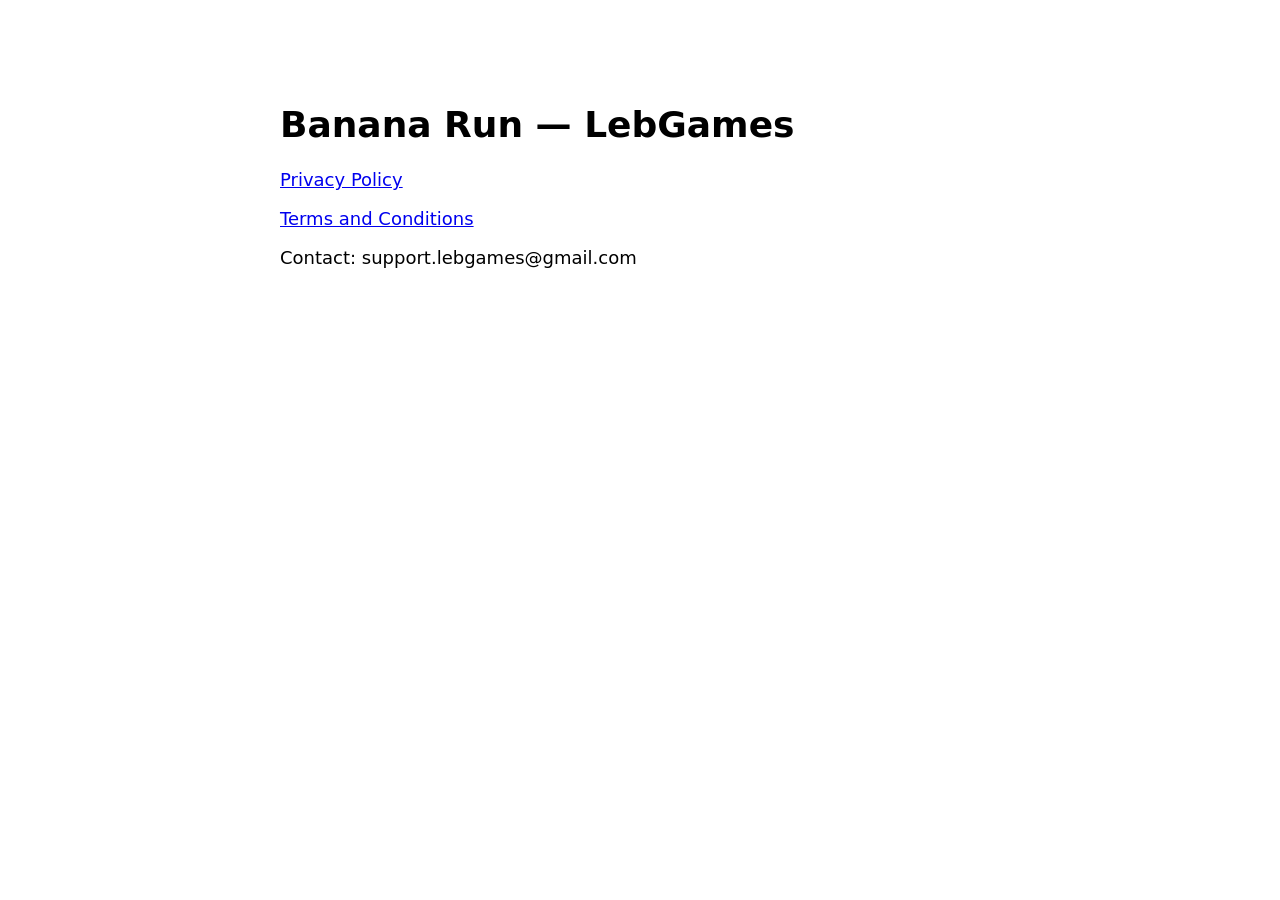
<file: index.html>
<!doctype html><html lang="en"><meta charset="utf-8"><meta name="viewport" content="width=device-width,initial-scale=1"><title>Banana Run Legal</title><body style="font:18px system-ui;max-width:720px;margin:60px auto;padding:20px"><h1>Banana Run — LebGames</h1><p><a href="privacy-policy.html">Privacy Policy</a></p><p><a href="terms-and-conditions.html">Terms and Conditions</a></p><p>Contact: support.lebgames@gmail.com</p></body></html>
</file>
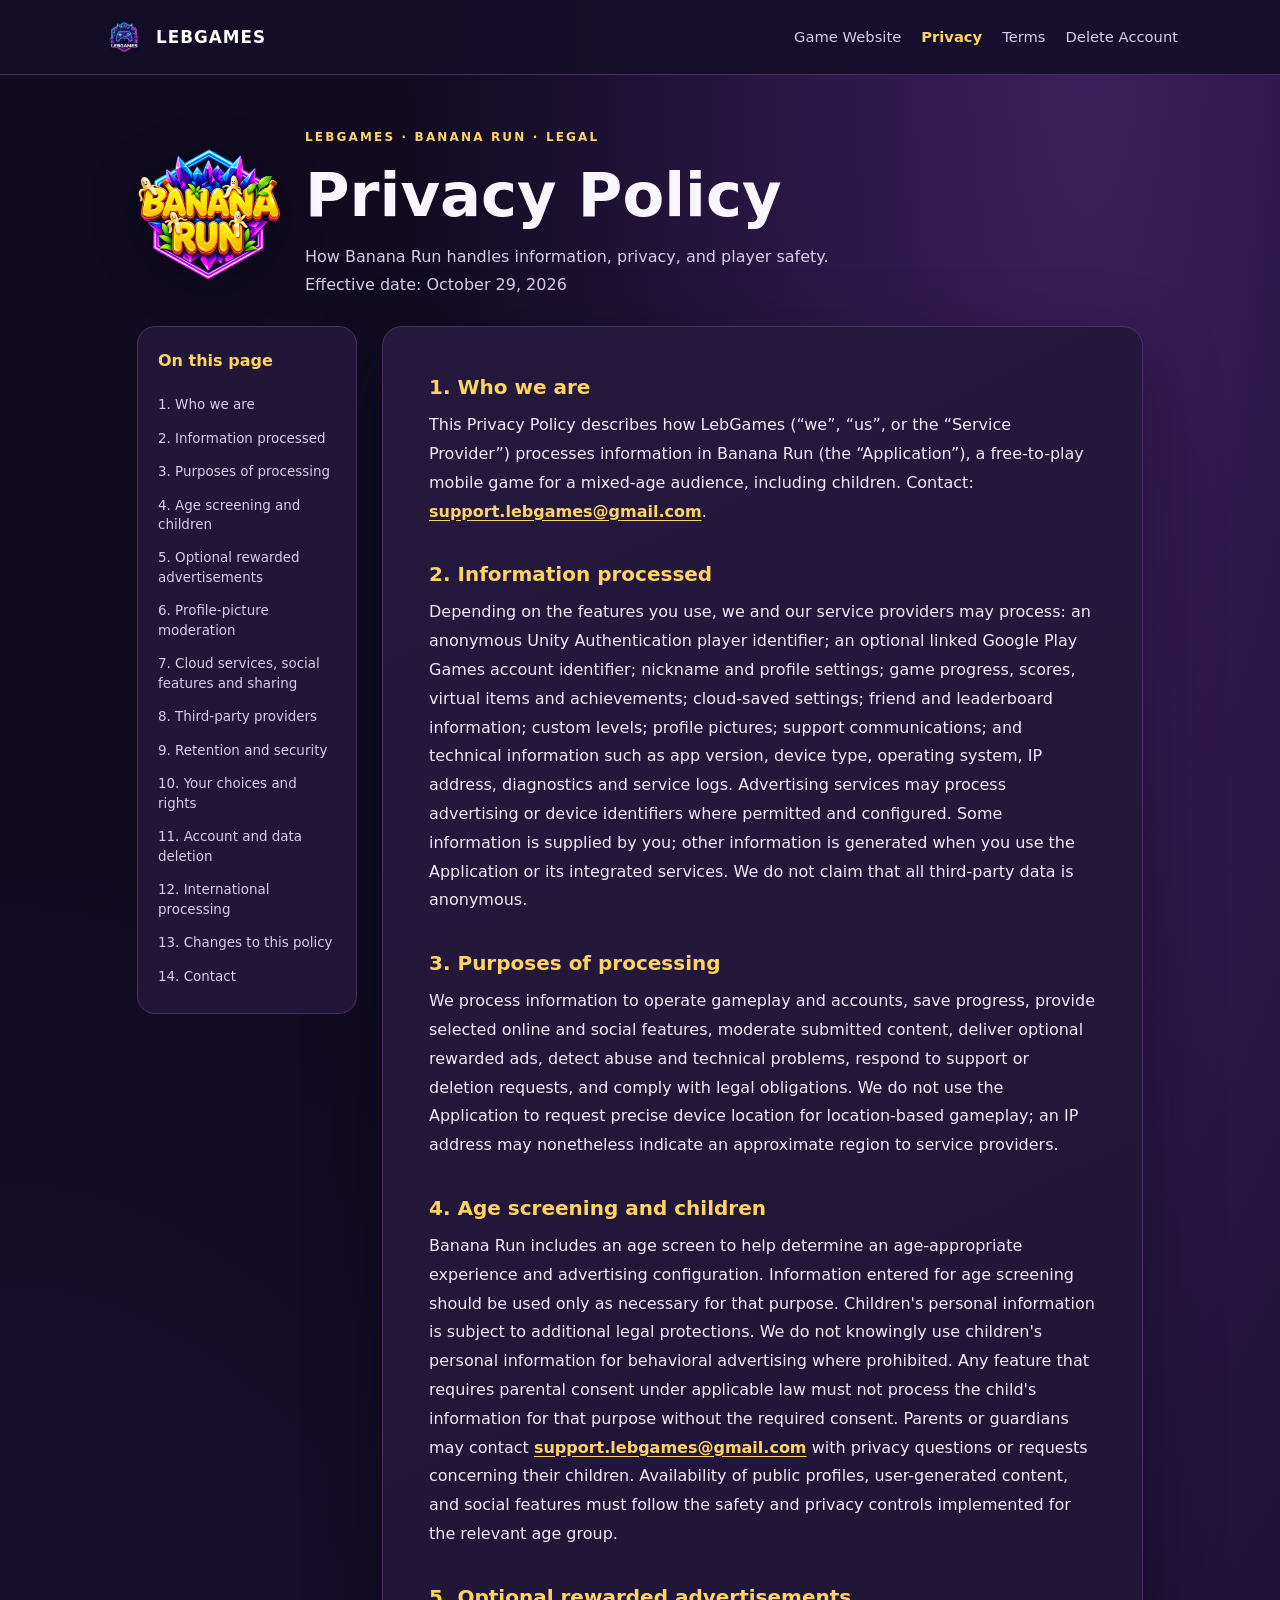
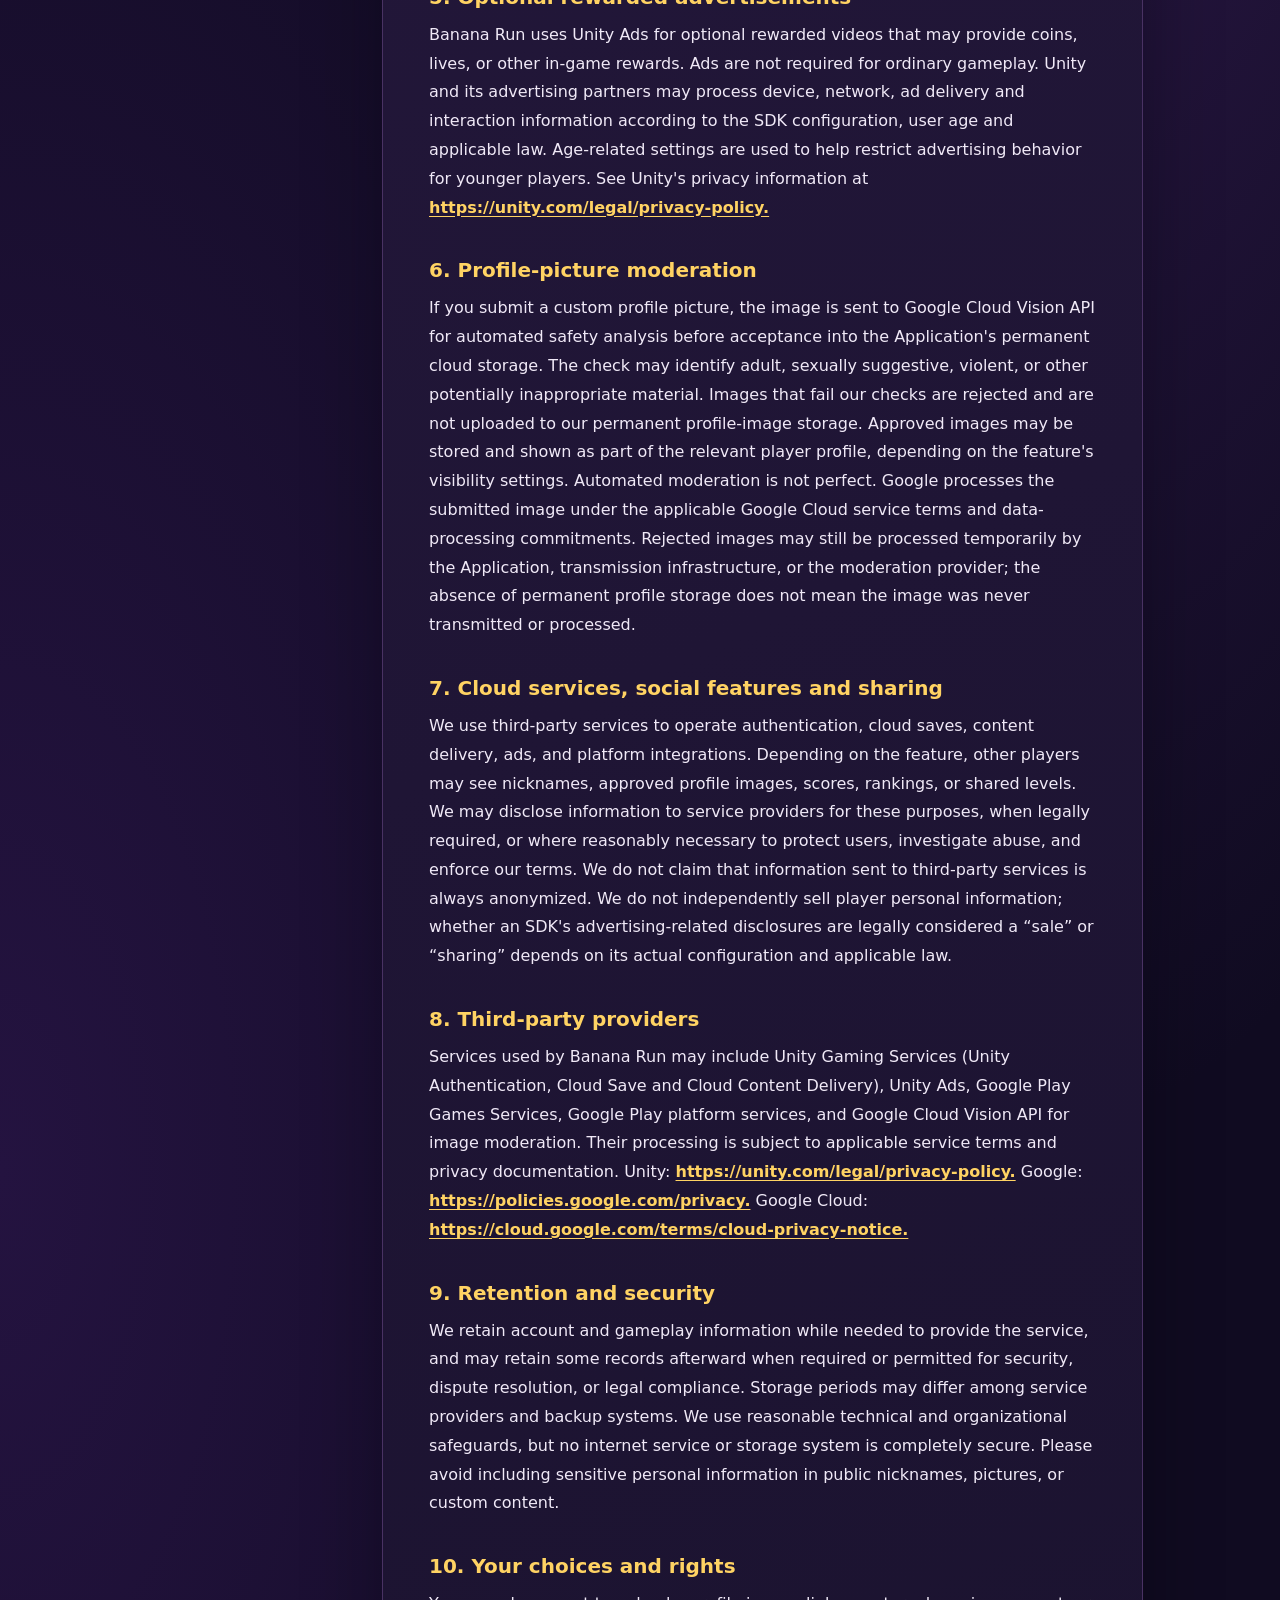
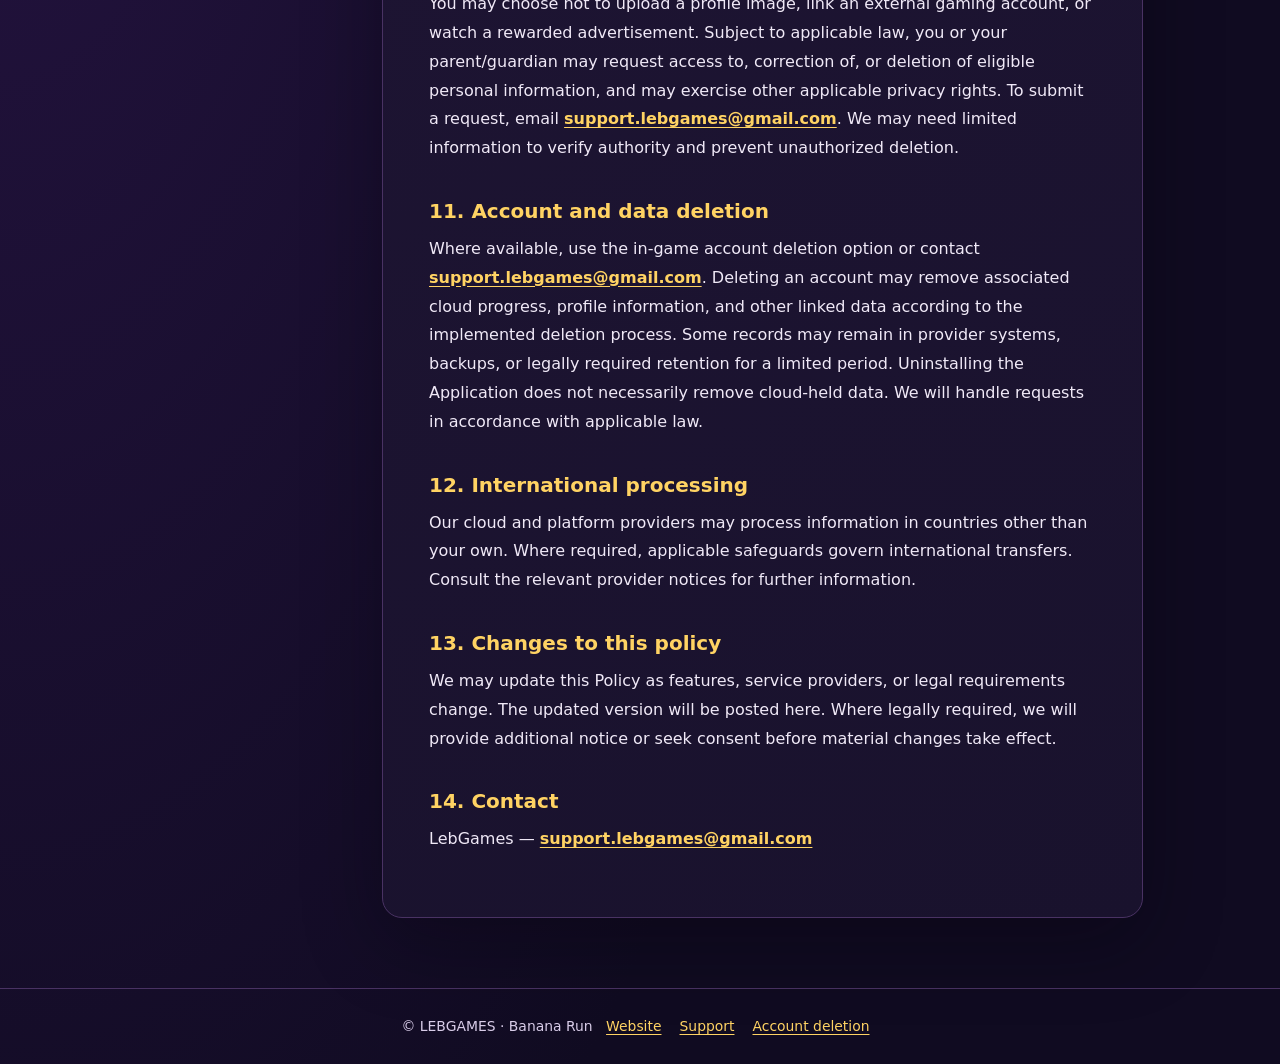
<file: privacy-policy.html>
<!doctype html>
<html lang="en"><head><meta charset="utf-8"><meta name="viewport" content="width=device-width,initial-scale=1">
<meta name="theme-color" content="#100b21"><meta name="description" content="How Banana Run handles information, privacy, and player safety.">
<title>Privacy Policy | Banana Run — LEBGAMES</title><link rel="stylesheet" href="legal-style.css"></head>
<body><header class="site-header"><div class="header-inner"><a class="brand" href="https://lebgames.github.io/BananaRun/"><img src="assets/lebgames-logo.png" alt="LEBGAMES logo" class="studio-logo"><span class="brand-wordmark">LEBGAMES</span></a>
<nav aria-label="Primary navigation"><a href="https://lebgames.github.io/BananaRun/">Game Website</a><a href="privacy-policy.html" aria-current="page">Privacy</a><a href="terms-and-conditions.html" >Terms</a><a href="https://berjawiahmad.github.io/banana-run-account-deletion/">Delete Account</a></nav></div></header>
<section class="hero"><div class="hero-heading"><img src="assets/banana-run-icon.png" alt="Banana Run game icon" class="game-icon"><div><div class="eyebrow">LEBGAMES · Banana Run · Legal</div><h1>Privacy Policy</h1><p>How Banana Run handles information, privacy, and player safety.<br>Effective date: October 29, 2026</p></div></div></section>
<div class="layout"><aside class="toc" aria-label="On this page"><strong>On this page</strong><div class="toc-links"><a href="#section-1">1. Who we are</a><a href="#section-2">2. Information processed</a><a href="#section-3">3. Purposes of processing</a><a href="#section-4">4. Age screening and children</a><a href="#section-5">5. Optional rewarded advertisements</a><a href="#section-6">6. Profile-picture moderation</a><a href="#section-7">7. Cloud services, social features and sharing</a><a href="#section-8">8. Third-party providers</a><a href="#section-9">9. Retention and security</a><a href="#section-10">10. Your choices and rights</a><a href="#section-11">11. Account and data deletion</a><a href="#section-12">12. International processing</a><a href="#section-13">13. Changes to this policy</a><a href="#section-14">14. Contact</a></div></aside><main class="policy" id="main-content"><h2 id="section-1">1. Who we are</h2><p>This Privacy Policy describes how LebGames (“we”, “us”, or the “Service Provider”) processes information in Banana Run (the “Application”), a free-to-play mobile game for a mixed-age audience, including children. Contact: <a href="mailto:support.lebgames@gmail.com">support.lebgames@gmail.com</a>.</p><h2 id="section-2">2. Information processed</h2><p>Depending on the features you use, we and our service providers may process: an anonymous Unity Authentication player identifier; an optional linked Google Play Games account identifier; nickname and profile settings; game progress, scores, virtual items and achievements; cloud-saved settings; friend and leaderboard information; custom levels; profile pictures; support communications; and technical information such as app version, device type, operating system, IP address, diagnostics and service logs. Advertising services may process advertising or device identifiers where permitted and configured. Some information is supplied by you; other information is generated when you use the Application or its integrated services. We do not claim that all third-party data is anonymous.</p><h2 id="section-3">3. Purposes of processing</h2><p>We process information to operate gameplay and accounts, save progress, provide selected online and social features, moderate submitted content, deliver optional rewarded ads, detect abuse and technical problems, respond to support or deletion requests, and comply with legal obligations. We do not use the Application to request precise device location for location-based gameplay; an IP address may nonetheless indicate an approximate region to service providers.</p><h2 id="section-4">4. Age screening and children</h2><p>Banana Run includes an age screen to help determine an age-appropriate experience and advertising configuration. Information entered for age screening should be used only as necessary for that purpose. Children's personal information is subject to additional legal protections. We do not knowingly use children's personal information for behavioral advertising where prohibited. Any feature that requires parental consent under applicable law must not process the child's information for that purpose without the required consent. Parents or guardians may contact <a href="mailto:support.lebgames@gmail.com">support.lebgames@gmail.com</a> with privacy questions or requests concerning their children. Availability of public profiles, user-generated content, and social features must follow the safety and privacy controls implemented for the relevant age group.</p><h2 id="section-5">5. Optional rewarded advertisements</h2><p>Banana Run uses Unity Ads for optional rewarded videos that may provide coins, lives, or other in-game rewards. Ads are not required for ordinary gameplay. Unity and its advertising partners may process device, network, ad delivery and interaction information according to the SDK configuration, user age and applicable law. Age-related settings are used to help restrict advertising behavior for younger players. See Unity's privacy information at <a href="https://unity.com/legal/privacy-policy.">https://unity.com/legal/privacy-policy.</a></p><h2 id="section-6">6. Profile-picture moderation</h2><p>If you submit a custom profile picture, the image is sent to Google Cloud Vision API for automated safety analysis before acceptance into the Application's permanent cloud storage. The check may identify adult, sexually suggestive, violent, or other potentially inappropriate material. Images that fail our checks are rejected and are not uploaded to our permanent profile-image storage. Approved images may be stored and shown as part of the relevant player profile, depending on the feature's visibility settings. Automated moderation is not perfect. Google processes the submitted image under the applicable Google Cloud service terms and data-processing commitments. Rejected images may still be processed temporarily by the Application, transmission infrastructure, or the moderation provider; the absence of permanent profile storage does not mean the image was never transmitted or processed.</p><h2 id="section-7">7. Cloud services, social features and sharing</h2><p>We use third-party services to operate authentication, cloud saves, content delivery, ads, and platform integrations. Depending on the feature, other players may see nicknames, approved profile images, scores, rankings, or shared levels. We may disclose information to service providers for these purposes, when legally required, or where reasonably necessary to protect users, investigate abuse, and enforce our terms. We do not claim that information sent to third-party services is always anonymized. We do not independently sell player personal information; whether an SDK's advertising-related disclosures are legally considered a “sale” or “sharing” depends on its actual configuration and applicable law.</p><h2 id="section-8">8. Third-party providers</h2><p>Services used by Banana Run may include Unity Gaming Services (Unity Authentication, Cloud Save and Cloud Content Delivery), Unity Ads, Google Play Games Services, Google Play platform services, and Google Cloud Vision API for image moderation. Their processing is subject to applicable service terms and privacy documentation. Unity: <a href="https://unity.com/legal/privacy-policy.">https://unity.com/legal/privacy-policy.</a> Google: <a href="https://policies.google.com/privacy.">https://policies.google.com/privacy.</a> Google Cloud: <a href="https://cloud.google.com/terms/cloud-privacy-notice.">https://cloud.google.com/terms/cloud-privacy-notice.</a></p><h2 id="section-9">9. Retention and security</h2><p>We retain account and gameplay information while needed to provide the service, and may retain some records afterward when required or permitted for security, dispute resolution, or legal compliance. Storage periods may differ among service providers and backup systems. We use reasonable technical and organizational safeguards, but no internet service or storage system is completely secure. Please avoid including sensitive personal information in public nicknames, pictures, or custom content.</p><h2 id="section-10">10. Your choices and rights</h2><p>You may choose not to upload a profile image, link an external gaming account, or watch a rewarded advertisement. Subject to applicable law, you or your parent/guardian may request access to, correction of, or deletion of eligible personal information, and may exercise other applicable privacy rights. To submit a request, email <a href="mailto:support.lebgames@gmail.com">support.lebgames@gmail.com</a>. We may need limited information to verify authority and prevent unauthorized deletion.</p><h2 id="section-11">11. Account and data deletion</h2><p>Where available, use the in-game account deletion option or contact <a href="mailto:support.lebgames@gmail.com">support.lebgames@gmail.com</a>. Deleting an account may remove associated cloud progress, profile information, and other linked data according to the implemented deletion process. Some records may remain in provider systems, backups, or legally required retention for a limited period. Uninstalling the Application does not necessarily remove cloud-held data. We will handle requests in accordance with applicable law.</p><h2 id="section-12">12. International processing</h2><p>Our cloud and platform providers may process information in countries other than your own. Where required, applicable safeguards govern international transfers. Consult the relevant provider notices for further information.</p><h2 id="section-13">13. Changes to this policy</h2><p>We may update this Policy as features, service providers, or legal requirements change. The updated version will be posted here. Where legally required, we will provide additional notice or seek consent before material changes take effect.</p><h2 id="section-14">14. Contact</h2><p>LebGames — <a href="mailto:support.lebgames@gmail.com">support.lebgames@gmail.com</a></p></main></div>
<footer class="footer">© LEBGAMES · Banana Run <a href="https://lebgames.github.io/BananaRun/">Website</a><a href="mailto:support.lebgames@gmail.com">Support</a><a href="https://berjawiahmad.github.io/banana-run-account-deletion/">Account deletion</a></footer></body></html>
</file>
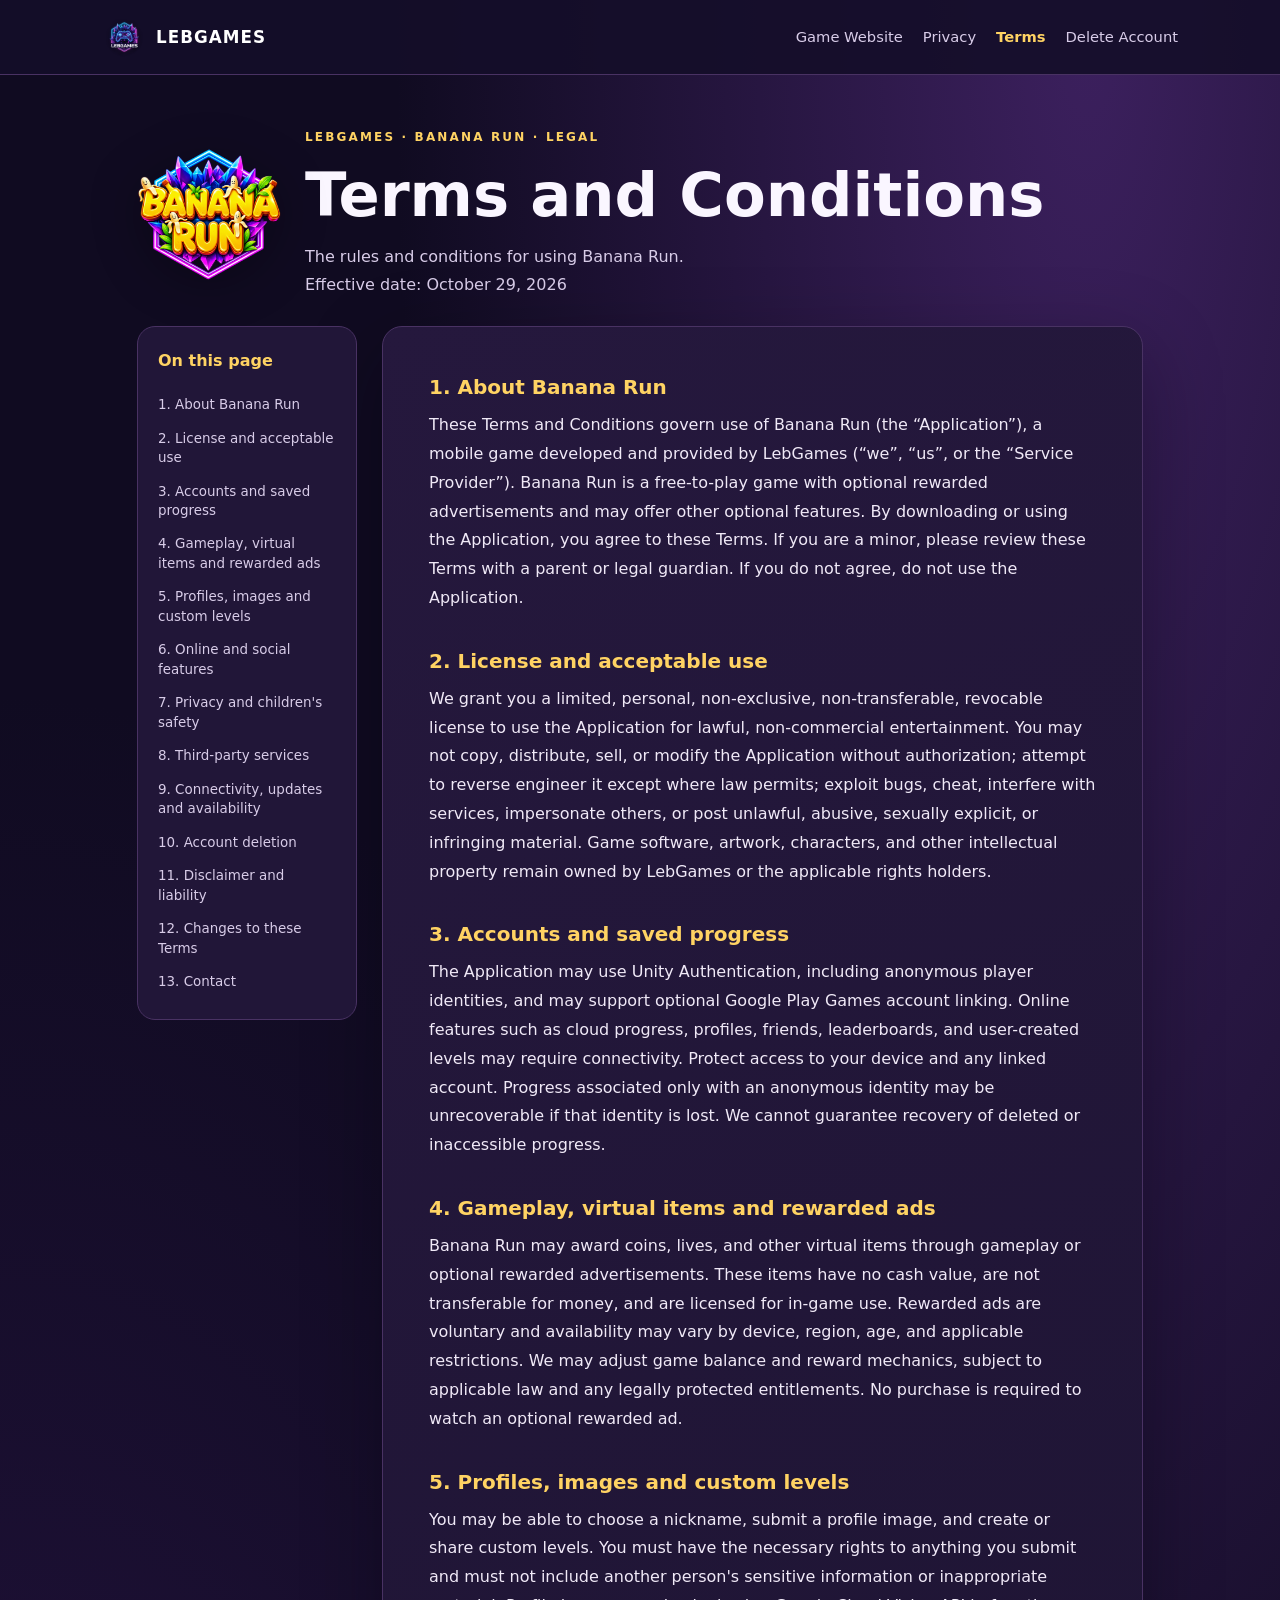
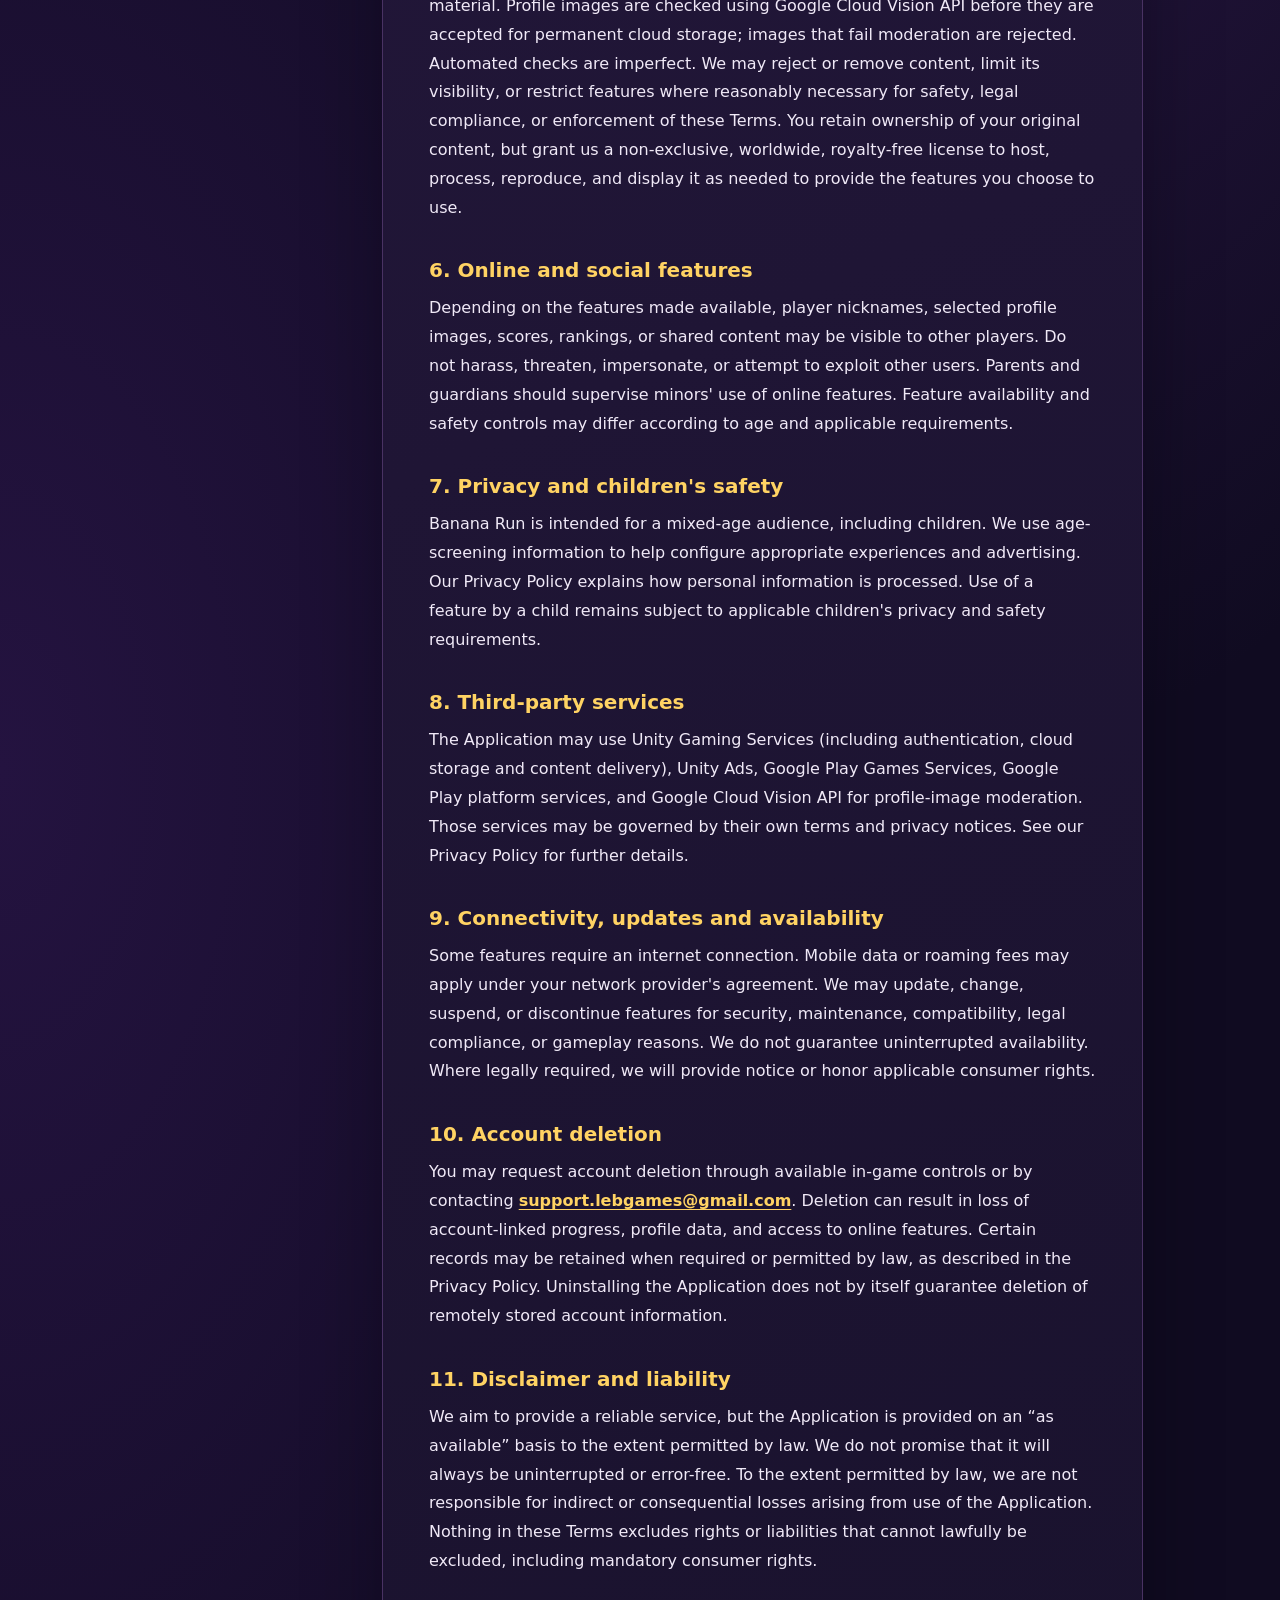
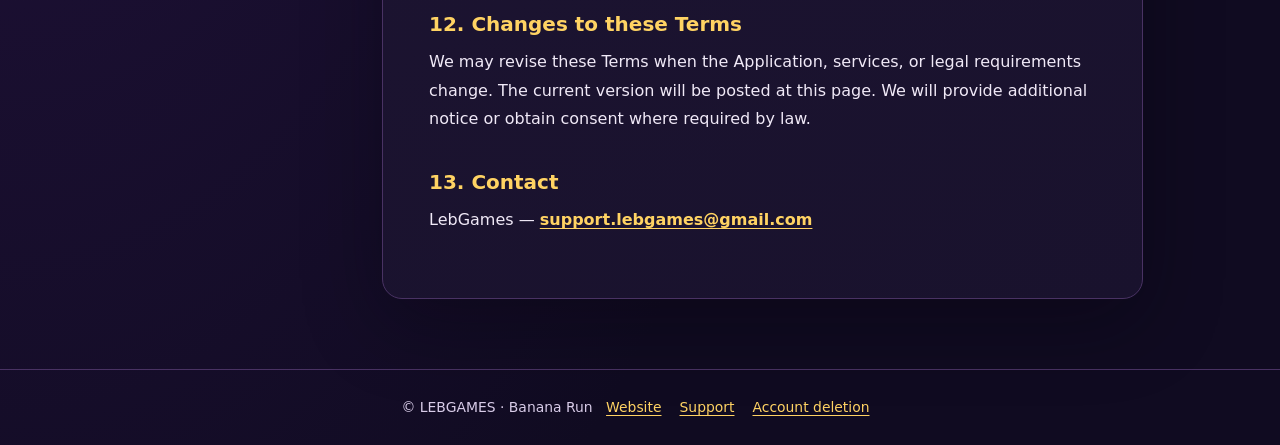
<file: terms-and-conditions.html>
<!doctype html>
<html lang="en"><head><meta charset="utf-8"><meta name="viewport" content="width=device-width,initial-scale=1">
<meta name="theme-color" content="#100b21"><meta name="description" content="The rules and conditions for using Banana Run.">
<title>Terms and Conditions | Banana Run — LEBGAMES</title><link rel="stylesheet" href="legal-style.css"></head>
<body><header class="site-header"><div class="header-inner"><a class="brand" href="https://lebgames.github.io/BananaRun/"><img src="assets/lebgames-logo.png" alt="LEBGAMES logo" class="studio-logo"><span class="brand-wordmark">LEBGAMES</span></a>
<nav aria-label="Primary navigation"><a href="https://lebgames.github.io/BananaRun/">Game Website</a><a href="privacy-policy.html" >Privacy</a><a href="terms-and-conditions.html" aria-current="page">Terms</a><a href="https://berjawiahmad.github.io/banana-run-account-deletion/">Delete Account</a></nav></div></header>
<section class="hero"><div class="hero-heading"><img src="assets/banana-run-icon.png" alt="Banana Run game icon" class="game-icon"><div><div class="eyebrow">LEBGAMES · Banana Run · Legal</div><h1>Terms and Conditions</h1><p>The rules and conditions for using Banana Run.<br>Effective date: October 29, 2026</p></div></div></section>
<div class="layout"><aside class="toc" aria-label="On this page"><strong>On this page</strong><div class="toc-links"><a href="#section-1">1. About Banana Run</a><a href="#section-2">2. License and acceptable use</a><a href="#section-3">3. Accounts and saved progress</a><a href="#section-4">4. Gameplay, virtual items and rewarded ads</a><a href="#section-5">5. Profiles, images and custom levels</a><a href="#section-6">6. Online and social features</a><a href="#section-7">7. Privacy and children's safety</a><a href="#section-8">8. Third-party services</a><a href="#section-9">9. Connectivity, updates and availability</a><a href="#section-10">10. Account deletion</a><a href="#section-11">11. Disclaimer and liability</a><a href="#section-12">12. Changes to these Terms</a><a href="#section-13">13. Contact</a></div></aside><main class="policy" id="main-content"><h2 id="section-1">1. About Banana Run</h2><p>These Terms and Conditions govern use of Banana Run (the “Application”), a mobile game developed and provided by LebGames (“we”, “us”, or the “Service Provider”). Banana Run is a free-to-play game with optional rewarded advertisements and may offer other optional features. By downloading or using the Application, you agree to these Terms. If you are a minor, please review these Terms with a parent or legal guardian. If you do not agree, do not use the Application.</p><h2 id="section-2">2. License and acceptable use</h2><p>We grant you a limited, personal, non-exclusive, non-transferable, revocable license to use the Application for lawful, non-commercial entertainment. You may not copy, distribute, sell, or modify the Application without authorization; attempt to reverse engineer it except where law permits; exploit bugs, cheat, interfere with services, impersonate others, or post unlawful, abusive, sexually explicit, or infringing material. Game software, artwork, characters, and other intellectual property remain owned by LebGames or the applicable rights holders.</p><h2 id="section-3">3. Accounts and saved progress</h2><p>The Application may use Unity Authentication, including anonymous player identities, and may support optional Google Play Games account linking. Online features such as cloud progress, profiles, friends, leaderboards, and user-created levels may require connectivity. Protect access to your device and any linked account. Progress associated only with an anonymous identity may be unrecoverable if that identity is lost. We cannot guarantee recovery of deleted or inaccessible progress.</p><h2 id="section-4">4. Gameplay, virtual items and rewarded ads</h2><p>Banana Run may award coins, lives, and other virtual items through gameplay or optional rewarded advertisements. These items have no cash value, are not transferable for money, and are licensed for in-game use. Rewarded ads are voluntary and availability may vary by device, region, age, and applicable restrictions. We may adjust game balance and reward mechanics, subject to applicable law and any legally protected entitlements. No purchase is required to watch an optional rewarded ad.</p><h2 id="section-5">5. Profiles, images and custom levels</h2><p>You may be able to choose a nickname, submit a profile image, and create or share custom levels. You must have the necessary rights to anything you submit and must not include another person's sensitive information or inappropriate material. Profile images are checked using Google Cloud Vision API before they are accepted for permanent cloud storage; images that fail moderation are rejected. Automated checks are imperfect. We may reject or remove content, limit its visibility, or restrict features where reasonably necessary for safety, legal compliance, or enforcement of these Terms. You retain ownership of your original content, but grant us a non-exclusive, worldwide, royalty-free license to host, process, reproduce, and display it as needed to provide the features you choose to use.</p><h2 id="section-6">6. Online and social features</h2><p>Depending on the features made available, player nicknames, selected profile images, scores, rankings, or shared content may be visible to other players. Do not harass, threaten, impersonate, or attempt to exploit other users. Parents and guardians should supervise minors' use of online features. Feature availability and safety controls may differ according to age and applicable requirements.</p><h2 id="section-7">7. Privacy and children's safety</h2><p>Banana Run is intended for a mixed-age audience, including children. We use age-screening information to help configure appropriate experiences and advertising. Our Privacy Policy explains how personal information is processed. Use of a feature by a child remains subject to applicable children's privacy and safety requirements.</p><h2 id="section-8">8. Third-party services</h2><p>The Application may use Unity Gaming Services (including authentication, cloud storage and content delivery), Unity Ads, Google Play Games Services, Google Play platform services, and Google Cloud Vision API for profile-image moderation. Those services may be governed by their own terms and privacy notices. See our Privacy Policy for further details.</p><h2 id="section-9">9. Connectivity, updates and availability</h2><p>Some features require an internet connection. Mobile data or roaming fees may apply under your network provider's agreement. We may update, change, suspend, or discontinue features for security, maintenance, compatibility, legal compliance, or gameplay reasons. We do not guarantee uninterrupted availability. Where legally required, we will provide notice or honor applicable consumer rights.</p><h2 id="section-10">10. Account deletion</h2><p>You may request account deletion through available in-game controls or by contacting <a href="mailto:support.lebgames@gmail.com">support.lebgames@gmail.com</a>. Deletion can result in loss of account-linked progress, profile data, and access to online features. Certain records may be retained when required or permitted by law, as described in the Privacy Policy. Uninstalling the Application does not by itself guarantee deletion of remotely stored account information.</p><h2 id="section-11">11. Disclaimer and liability</h2><p>We aim to provide a reliable service, but the Application is provided on an “as available” basis to the extent permitted by law. We do not promise that it will always be uninterrupted or error-free. To the extent permitted by law, we are not responsible for indirect or consequential losses arising from use of the Application. Nothing in these Terms excludes rights or liabilities that cannot lawfully be excluded, including mandatory consumer rights.</p><h2 id="section-12">12. Changes to these Terms</h2><p>We may revise these Terms when the Application, services, or legal requirements change. The current version will be posted at this page. We will provide additional notice or obtain consent where required by law.</p><h2 id="section-13">13. Contact</h2><p>LebGames — <a href="mailto:support.lebgames@gmail.com">support.lebgames@gmail.com</a></p></main></div>
<footer class="footer">© LEBGAMES · Banana Run <a href="https://lebgames.github.io/BananaRun/">Website</a><a href="mailto:support.lebgames@gmail.com">Support</a><a href="https://berjawiahmad.github.io/banana-run-account-deletion/">Account deletion</a></footer></body></html>
</file>
<file: legal-style.css>
:root{color-scheme:dark;--bg:#100b21;--panel:#201537;--line:#493263;--text:#faf6ff;--muted:#d8cce8;--gold:#ffd363;--violet:#bc92ff}
*{box-sizing:border-box}
html{scroll-behavior:smooth}
body{margin:0;font:16px/1.8 system-ui,-apple-system,"Segoe UI",Roboto,sans-serif;color:var(--text);background:radial-gradient(ellipse at 85% 0%,#3c205e 0%,transparent 45%),radial-gradient(ellipse at 0% 65%,#241340 0%,transparent 50%),var(--bg)}
a{color:var(--gold);overflow-wrap:anywhere;text-underline-offset:3px}
a:hover{color:#fff1b8}
.site-header{border-bottom:1px solid var(--line);background:#140e29e8}
.header-inner{max-width:1120px;margin:auto;padding:15px 22px;display:flex;align-items:center;justify-content:space-between;gap:18px;flex-wrap:wrap}
.brand{text-decoration:none;color:white;font-weight:900;letter-spacing:.04em;font-size:1.12rem}
.brand b{color:var(--gold)}
.site-header nav{display:flex;gap:20px;flex-wrap:wrap;font-size:.92rem}
.site-header nav a{color:var(--muted);text-decoration:none}
.site-header nav a[aria-current=page]{color:var(--gold);font-weight:750}
.hero{max-width:1050px;margin:0 auto;padding:52px 22px 26px}
.eyebrow{text-transform:uppercase;letter-spacing:.18em;color:var(--gold);font-size:.75rem;font-weight:800}
.hero h1{font-size:clamp(2.25rem,6vw,3.8rem);line-height:1.12;margin:12px 0 14px}
.hero p{color:var(--muted);margin:0;max-width:690px}
.layout{max-width:1050px;margin:auto;padding:0 22px 70px;display:grid;grid-template-columns:220px minmax(0,1fr);gap:25px;align-items:start}
.toc{position:sticky;top:20px;padding:20px;border:1px solid var(--line);border-radius:18px;background:#211638}
.toc strong{display:block;color:var(--gold);margin-bottom:12px}
.toc a{display:block;font-size:.84rem;line-height:1.45;padding:7px 0;text-decoration:none;color:var(--muted)}
.toc a:hover{color:white}
.policy{min-width:0;background:linear-gradient(155deg,#25183d,#19122d);border:1px solid var(--line);border-radius:20px;padding:clamp(22px,4vw,46px);box-shadow:0 24px 80px #05020b55}
.policy h2{font-size:1.25rem;line-height:1.4;color:var(--gold);margin:34px 0 10px;scroll-margin-top:20px}
.policy h2:first-of-type{margin-top:0}
.policy p,.policy li{color:#f0e9f7}
.policy p{margin:0 0 17px}
.policy ul,.policy ol{padding-left:22px}
.policy strong{color:white}
.policy a{font-weight:650}
.footer{border-top:1px solid var(--line);padding:25px 22px;text-align:center;color:var(--muted);font-size:.87rem}
.footer a{margin:0 9px}
@media(max-width:760px){.layout{grid-template-columns:1fr}.toc{position:static}.toc-links{display:grid;grid-template-columns:repeat(2,minmax(0,1fr));gap:0 15px}.hero{padding-top:36px}.header-inner{justify-content:center;text-align:center}.site-header nav{justify-content:center}.policy{border-radius:15px}}
@media(max-width:430px){.toc-links{grid-template-columns:1fr}.header-inner{padding:14px}.layout{padding:0 12px 45px}.hero{padding-left:17px;padding-right:17px}}

/* Official LEBGAMES and Banana Run brand assets */
.brand{display:inline-flex;align-items:center;gap:10px}.studio-logo{width:44px;height:44px;object-fit:contain;flex:none}.brand-wordmark{font-size:1.05rem;letter-spacing:.06em}.hero-heading{display:flex;align-items:center;gap:24px}.game-icon{width:clamp(86px,15vw,144px);height:auto;aspect-ratio:1;object-fit:contain;border-radius:24px;flex:none;filter:drop-shadow(0 8px 24px #0005)}.hero-heading>div{min-width:0}@media(max-width:520px){.hero-heading{gap:14px;align-items:flex-start}.game-icon{width:80px;border-radius:16px}.hero h1{font-size:clamp(1.9rem,8vw,2.6rem)}.studio-logo{width:36px;height:36px}}
</file>
